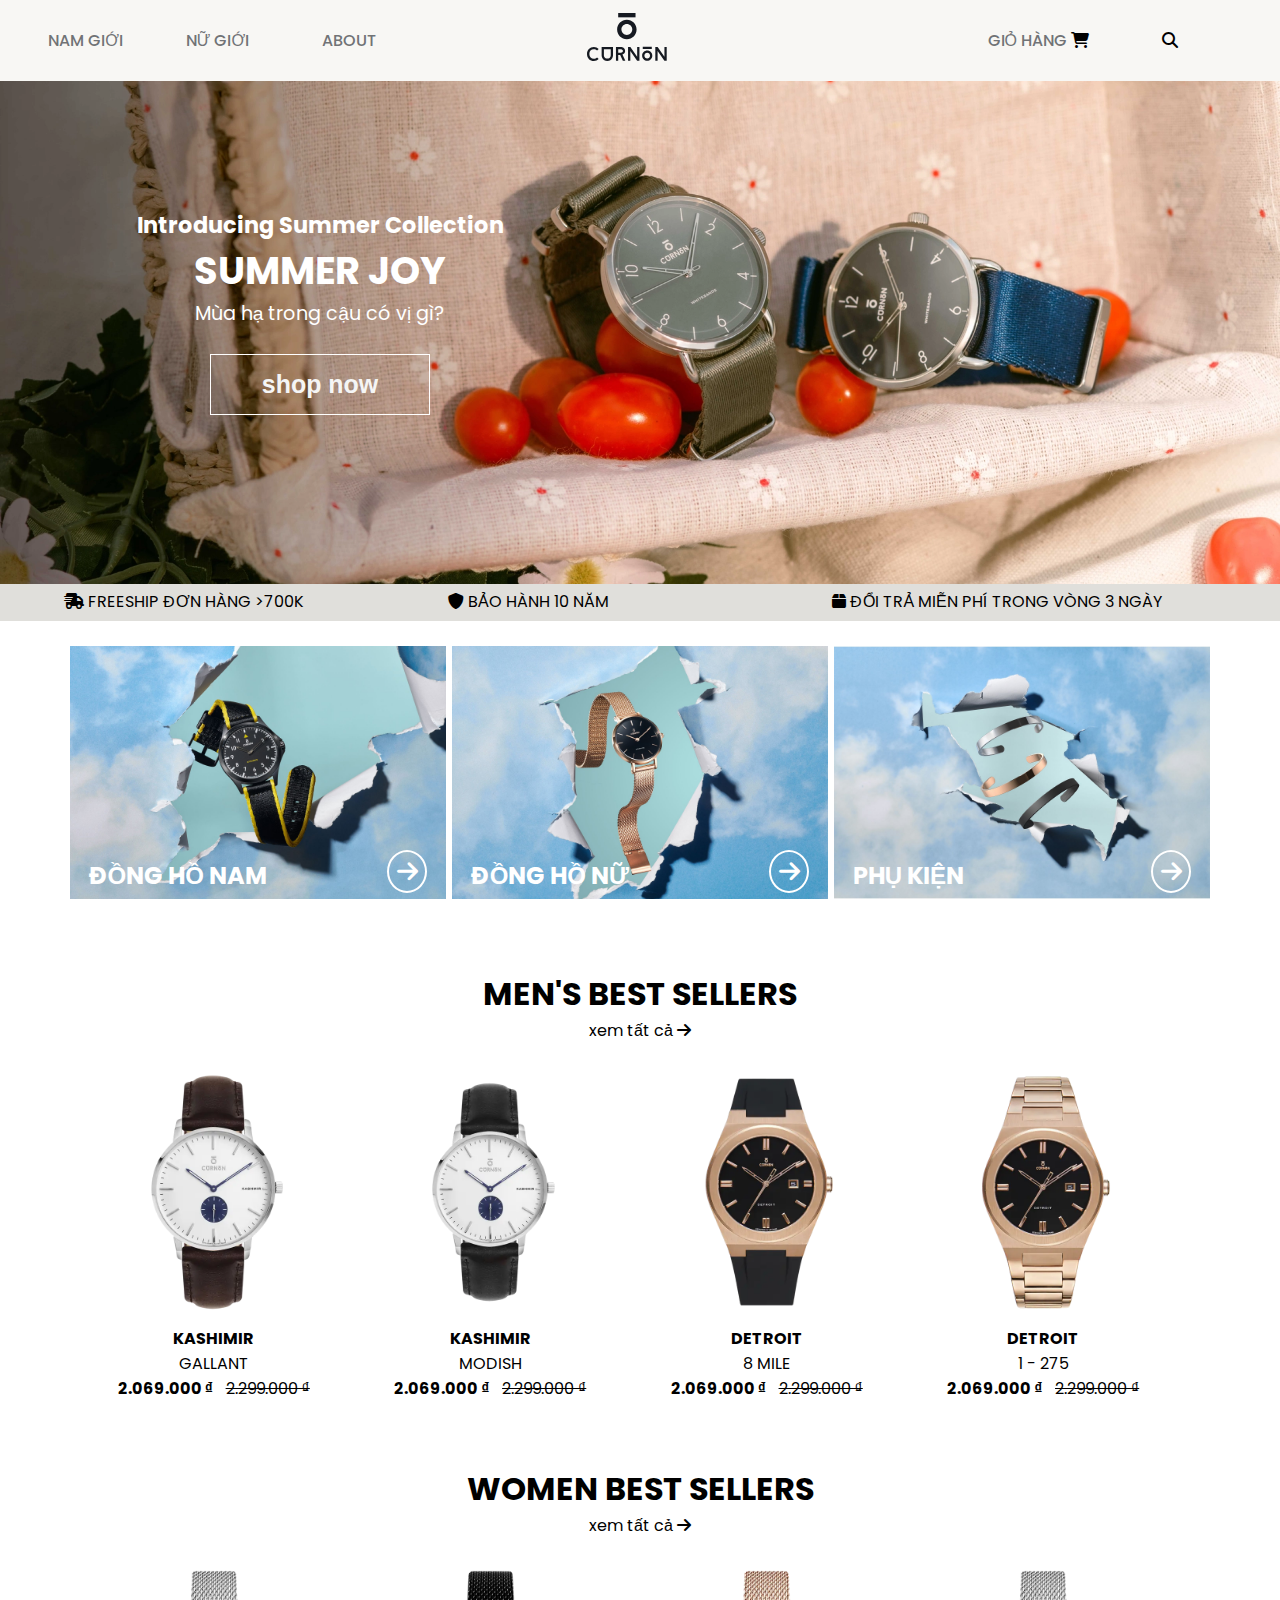
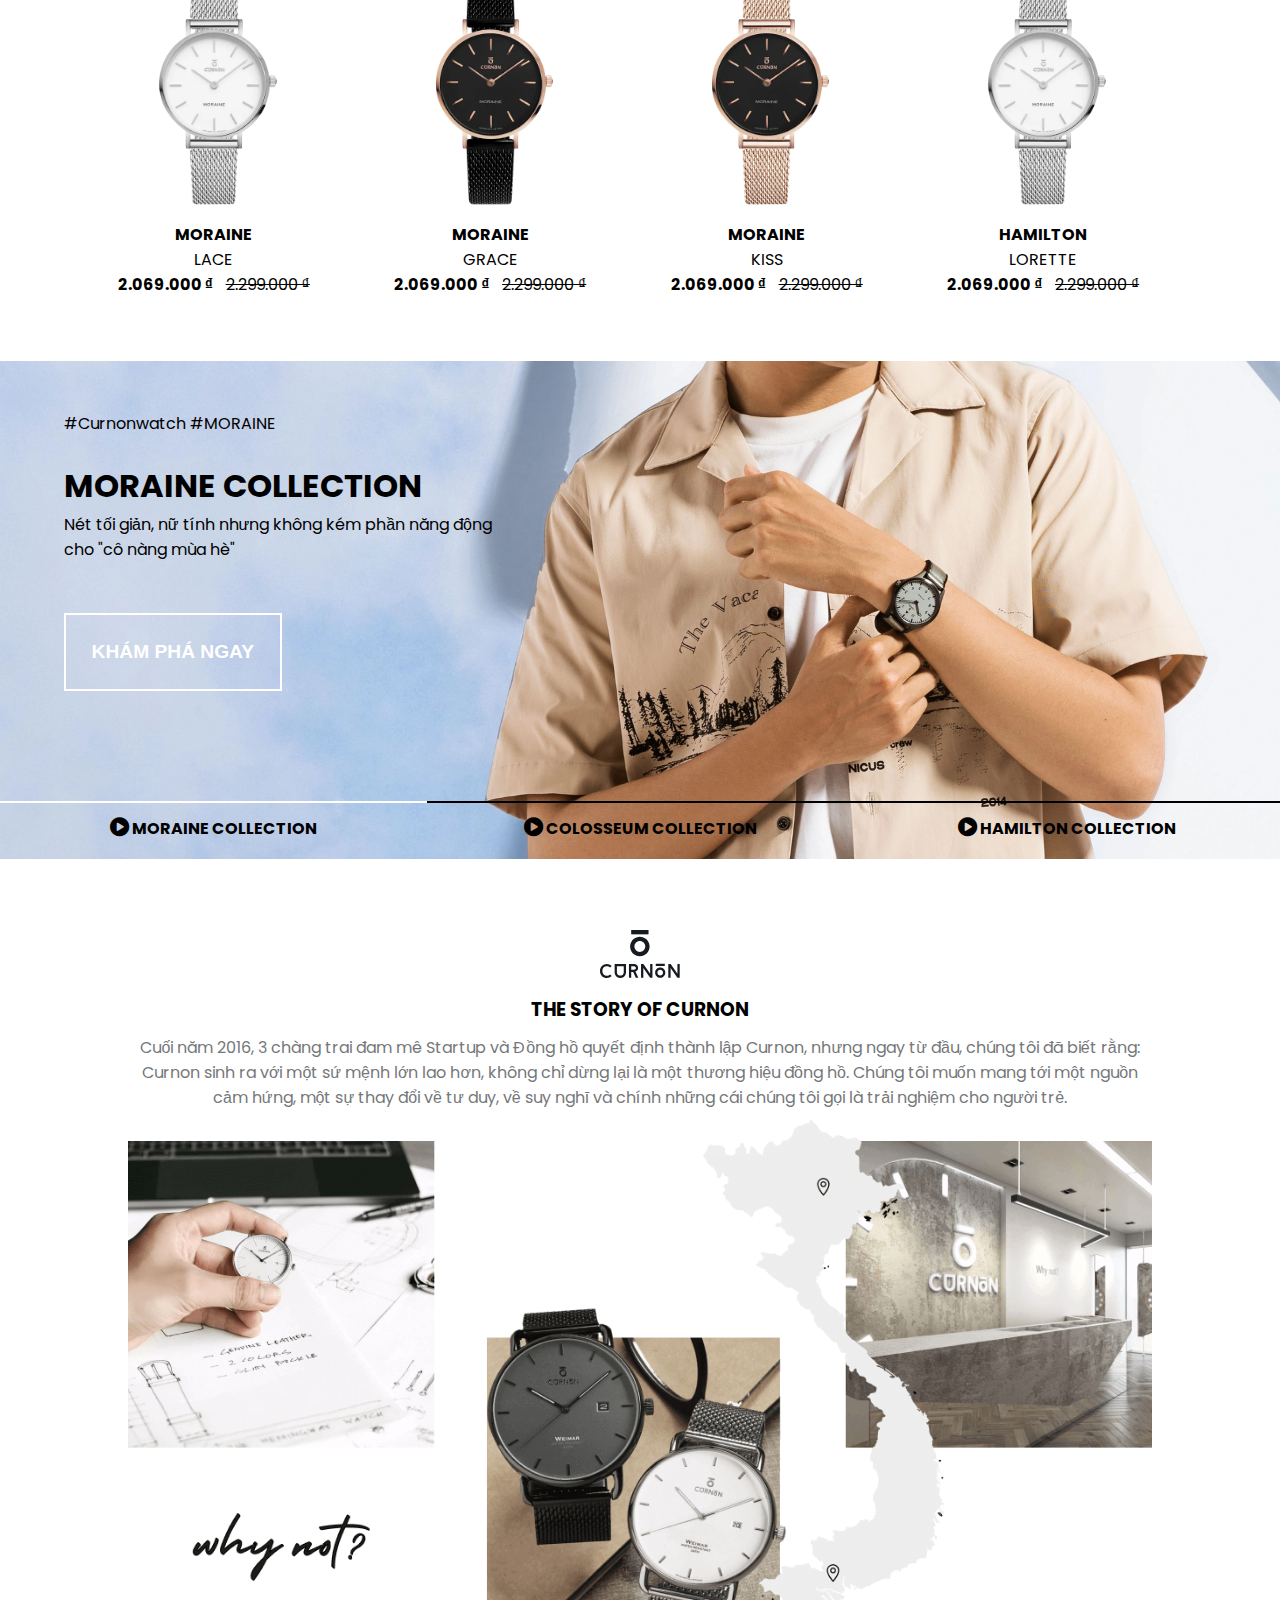
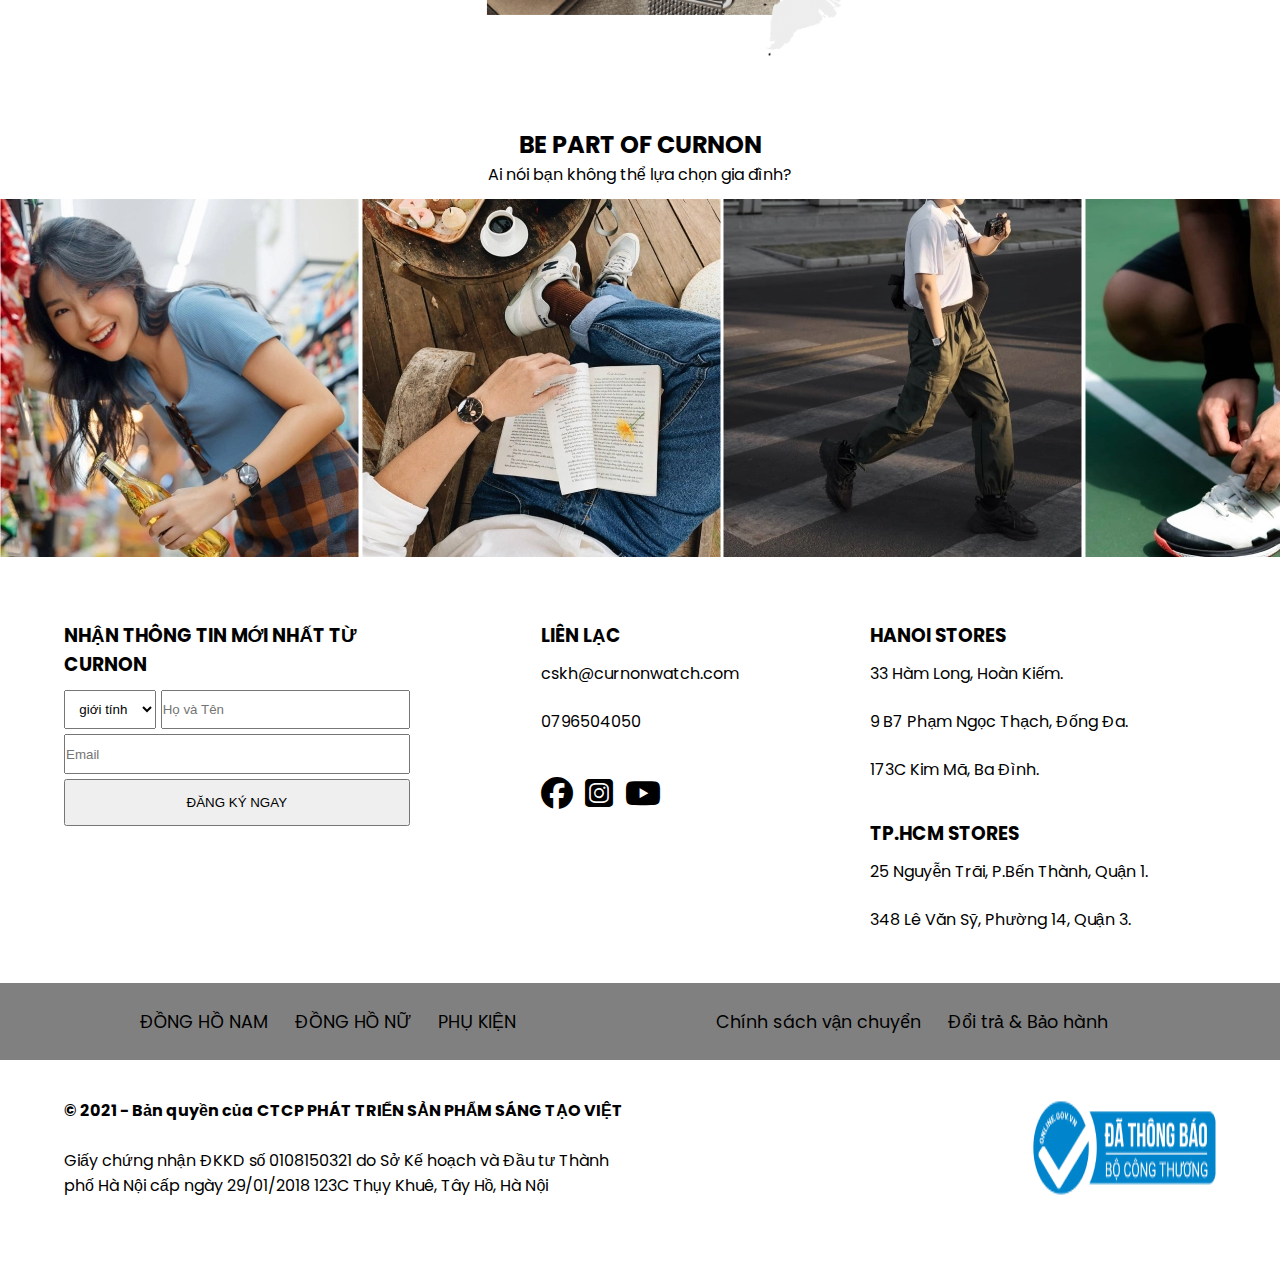
<file: index.html>
<!DOCTYPE html>
<html lang="en">
<head>
    <meta charset="UTF-8">
    <meta http-equiv="X-UA-Compatible" content="IE=edge">
    <meta name="viewport" content="width=device-width, initial-scale=1.0">
    <title>Alan Watch</title>
    <link rel="stylesheet" href="style.css">
    <link rel="stylesheet" href="https://cdnjs.cloudflare.com/ajax/libs/font-awesome/6.3.0/css/all.min.css">
    <link rel="preconnect" href="https://fonts.googleapis.com">
    <link rel="preconnect" href="https://fonts.gstatic.com" crossorigin>
    <link href="https://fonts.googleapis.com/css2?family=Poppins&display=swap" rel="stylesheet">
    <script src="https://code.jquery.com/jquery-3.6.0.min.js"></script>
</head>
<body>
    <header>
        <nav>
            <ul class="menu">
                <li><a href="">nam giới</a>
                <ul class="dropdown">
                    <li><a href="">đồng hồ</a></li>
                    <li><a href="">phụ kiện</a></sli>
                    <li><a href="">quà tặng</a></li>
                </ul>
                </li>
                <li><a href="">nữ giới</a>
                    <ul class="dropdown">
                        <li><a href="">đồng hồ</a></li>
                        <li><a href="">phụ kiện</a></sli>
                        <li><a href="">quà tặng</a></li>
                    </ul>
                </li>
                <li><a href="">about</a></li>
                <li id="logoweb"><img src="img index/logo.cc5d661a.svg" alt=""></li>
                <li><a href="">giỏ hàng <i id="cart__icon" class="fa-sharp fa-solid fa-cart-shopping"></i></a></li>
                <li><i class="fa-solid fa-magnifying-glass"></i></li>
            </ul>
        </nav>
    </header>

    <section>
        <div class="banner__event">
            <img src="img index/banner_web_ngang_3_ce2a4c482f.webp" alt="">
            <div class="banner__event__content">
                <h3>Introducing Summer Collection</h3>
                <h1>SUMMER JOY</h1>
                <p>Mùa hạ trong cậu có vị gì?</p>
                <button>shop now</button>
            </div>
            <div class="banner__event__commit">
                <p><i class="fa-solid fa-truck-fast"></i> FREESHIP ĐƠN HÀNG >700K</p>
                <p><i class="fas fa-shield"></i> BẢO HÀNH 10 NĂM</p>
                <p><i class="fa-solid fa-box"></i> ĐỔI TRẢ MIỄN PHÍ TRONG VÒNG 3 NGÀY</p>
            </div>
        </div>

        <div class="mini">
            <div class="mini__product">
                <img src="img index/mini__product1.jpg" alt="">
                <a href="">đồng hồ nam</a>
                <i class="fa-solid fa-arrow-right"></i>
            </div>
            <div class="mini__product">
                <img src="img index/mini__product2.jpg" alt="">
                <a href="">đồng hồ nữ</a>
                <i class="fa-solid fa-arrow-right"></i>
            </div>
            <div class="mini__product">
                <img src="img index/mini__product3.jpg" alt="">
                <a href="">phụ kiện</a>
                <i class="fa-solid fa-arrow-right"></i>
            </div>
        </div>

        <div class="best-seller">
            <div class="best-seller__tittle">
                <h1>MEN'S BEST SELLERS</h1>
                <a href="">xem tất cả <i class="fa-solid fa-arrow-right"></i></a>
            </div>
            <div class="best-seller__product">
                <div class="best-seller__mini-product">
                    <img src="img watch_nam/product1.webp" alt="">
                    <a class="add-to-cart" href="">thêm vào giỏ hàng</a>
                    <div class="best-seller__mini-product__tittle">
                        <a href="" class="branch">kashimir</a>
                        <a href="" class="product__name">gallant</a>
                        <div class="best-seller__mini-product__price">
                            <a href="" class="price-sale">2.069.000 ₫</a>
                            <a href="" class="price">2.299.000 ₫</a>
                        </div>
                    </div>
                </div>
                <div class="best-seller__mini-product">
                    <img src="img watch_nam/product2.webp" alt="">
                    <a class="add-to-cart" href="">thêm vào giỏ hàng</a>
                    <div class="best-seller__mini-product__tittle">
                        <a href="" class="branch">kashimir</a>
                        <a href="" class="product__name">modish</a>
                        <div class="best-seller__mini-product__price">
                            <a href="" class="price-sale">2.069.000 ₫</a>
                            <a href="" class="price">2.299.000 ₫</a>
                        </div>
                    </div>
                </div>
                <div class="best-seller__mini-product">
                    <img src="img watch_nam/product3.webp" alt="">
                    <a class="add-to-cart" href="">thêm vào giỏ hàng</a>
                    <div class="best-seller__mini-product__tittle">
                        <a href="" class="branch">detroit</a>
                        <a href="" class="product__name">8 mile</a>
                        <div class="best-seller__mini-product__price">
                            <a href="" class="price-sale">2.069.000 ₫</a>
                            <a href="" class="price">2.299.000 ₫</a>
                        </div>
                    </div>
                </div>
                <div class="best-seller__mini-product">
                    <img src="img watch_nam/product4.webp" alt="">
                    <a class="add-to-cart" href="">thêm vào giỏ hàng</a>
                    <div class="best-seller__mini-product__tittle">
                        <a href="" class="branch">detroit</a>
                        <a href="" class="product__name">1 - 275</a>
                        <div class="best-seller__mini-product__price">
                            <a href="" class="price-sale">2.069.000 ₫</a>
                            <a href="" class="price">2.299.000 ₫</a>
                        </div>
                    </div>
                </div>
            </div>
        </div>

        <div class="best-seller">
            <div class="best-seller__tittle">
                <h1>WOMEN BEST SELLERS</h1>
                <a href="">xem tất cả <i class="fa-solid fa-arrow-right"></i></a>
            </div>
            <div class="best-seller__product">
                <div class="best-seller__mini-product">
                    <img src="img watch_nu/product1.webp" alt="">
                    <a class="add-to-cart" href="">thêm vào giỏ hàng</a>
                    <div class="best-seller__mini-product__tittle">
                        <a href="" class="branch">moraine</a>
                        <a href="" class="product__name">lace</a>
                        <div class="best-seller__mini-product__price">
                            <a href="" class="price-sale">2.069.000 ₫</a>
                            <a href="" class="price">2.299.000 ₫</a>
                        </div>
                    </div>
                </div>
                <div class="best-seller__mini-product">
                    <img src="img watch_nu/product2.webp" alt="">
                    <a class="add-to-cart" href="">thêm vào giỏ hàng</a>
                    <div class="best-seller__mini-product__tittle">
                        <a href="" class="branch">moraine</a>
                        <a href="" class="product__name">grace</a>
                        <div class="best-seller__mini-product__price">
                            <a href="" class="price-sale">2.069.000 ₫</a>
                            <a href="" class="price">2.299.000 ₫</a>
                        </div>
                    </div>
                </div>
                <div class="best-seller__mini-product">
                    <img src="img watch_nu/product3.webp" alt="">
                    <a class="add-to-cart" href="">thêm vào giỏ hàng</a>
                    <div class="best-seller__mini-product__tittle">
                        <a href="" class="branch">moraine</a>
                        <a href="" class="product__name">kiss</a>
                        <div class="best-seller__mini-product__price">
                            <a href="" class="price-sale">2.069.000 ₫</a>
                            <a href="" class="price">2.299.000 ₫</a>
                        </div>
                    </div>
                </div>
                <div class="best-seller__mini-product">
                    <img src="img watch_nu/product1.webp" alt="">
                    <a class="add-to-cart" href="">thêm vào giỏ hàng</a>
                    <div class="best-seller__mini-product__tittle">
                        <a href="" class="branch">hamilton</a>
                        <a href="" class="product__name">lorette</a>
                        <div class="best-seller__mini-product__price">
                            <a href="" class="price-sale">2.069.000 ₫</a>
                            <a href="" class="price">2.299.000 ₫</a>
                        </div>
                    </div>
                </div>
            </div>
        </div>

        <div class="collection">
            <img src="img index/banner__collection1.webp" alt="">
            <span>#Curnonwatch #MORAINE</span>
            <h1>MORAINE COLLECTION</h1>
            <p>Nét tối giản, nữ tính nhưng không kém phần năng động cho "cô nàng mùa hè"</p>
            <button>khám phá ngay</button>
            <ul class="collection">
                <li id="collection1"><a><i class="fa-sharp fa-solid fa-circle-play"></i>  MORAINE COLLECTION</a></li>
                <li id="collection2"><a><i class="fa-sharp fa-solid fa-circle-play"></i>  COLOSSEUM COLLECTION</a></li>
                <li id="collection3"><a><i class="fa-sharp fa-solid fa-circle-play"></i>  HAMILTON COLLECTION</a></li>
            </ul>
        </div>

        <div class="story">
            <img src="img index/logo.cc5d661a.svg" alt="">
            <h3>THE STORY OF CURNON</h3>
            <p>Cuối năm 2016, 3 chàng trai đam mê Startup và Đồng hồ quyết định thành lập Curnon, nhưng ngay từ đầu, chúng tôi đã biết rằng: Curnon sinh ra với một sứ mệnh lớn lao hơn, không chỉ dừng lại là một thương hiệu đồng hồ. Chúng tôi muốn mang tới một nguồn cảm hứng, một sự thay đổi về tư duy, về suy nghĩ và chính những cái chúng tôi gọi là trải nghiệm cho người trẻ.</p>
            <img src="img index/storyLarge.b54806b1.png" alt="">
        </div>
    </section>

    <footer>
        <div class="slide__review">
            <h2>BE PART OF CURNON</h2>
            <p>Ai nói bạn không thể lựa chọn gia đình?</p>
            <ul>
                <li><img src="img review/Background-1.webp" alt=""></li>
                <li><img src="img review/Background-2.webp" alt=""></li>
                <li><img src="img review/Background-5.webp" alt=""></li>
                <li><img src="img review/Background-6.webp" alt=""></li>
                <li><img src="img review/Background-7.webp" alt=""></li>
                <li><img src="img review/Background-8.webp" alt=""></li>
                <li><img src="img review/Background-9.webp" alt=""></li>
                <li><img src="img review/Background-10.webp" alt=""></li>
                <li><img src="img review/Background-11.webp" alt=""></li>
                <li><img src="img review/Background-13.webp" alt=""></li>
                <li><img src="img review/Background-14.webp" alt=""></li>
                <li><img src="img review/Background.webp" alt=""></li>
                <li><img src="img review/Background-1.webp" alt=""></li>
                <li><img src="img review/Background-2.webp" alt=""></li>
                <li><img src="img review/Background-5.webp" alt=""></li>
                <li><img src="img review/Background-6.webp" alt=""></li>
                <li><img src="img review/Background-7.webp" alt=""></li>
                <li><img src="img review/Background-8.webp" alt=""></li>
                <li><img src="img review/Background-9.webp" alt=""></li>
                <li><img src="img review/Background-10.webp" alt=""></li>
                <li><img src="img review/Background-11.webp" alt=""></li>
                <li><img src="img review/Background-13.webp" alt=""></li>
                <li><img src="img review/Background-14.webp" alt=""></li>
                <li><img src="img review/Background.webp" alt=""></li>
            </ul>
        </div>

        <div class="shop__info">

            <div class="register">
                <h3>NHẬN THÔNG TIN MỚI NHẤT TỪ CURNON</h3>
                <div class="register__form">
                    <select name="gioitin" id="">
                        <option value="choose"> giới tính</option>
                        <option value="nam">nam</option>
                        <option value="nu">nữ</option>
                    </select>
                    <input class="input__name" placeholder="Họ và Tên" type="text">
                </div>
                <input class="input__mail" placeholder="Email" type="email">
                <button>đăng ký ngay</button>
            </div>

            <div class="contact">
                <h3>LIÊN LẠC</h3>
                <a href="cskh@curnonwatch.com">cskh@curnonwatch.com</a><br>
                <a href="tel:+84796504050">0796504050</a>
                <div class="icon__contact">
                    <a href="fb.com/xzone.info"><i class="fa-brands fa-facebook"></i></a>
                    <a href="instagram.com"><i class="fa-brands fa-square-instagram"></i></a>
                    <a href="youtube.com"><i class="fa-brands fa-youtube"></i></a>
                </div>
            </div>

            <div class="street">
                <h3 class="hanoi">HANOI STORES</h3>
                <p>33 Hàm Long, Hoàn Kiếm.</p>
                <p>9 B7 Phạm Ngọc Thạch, Đống Đa.</p>
                <p>173C Kim Mã, Ba Đình.</p>
                <br>
                <h3 class="hcm">TP.HCM STORES</h3>
                <p>25 Nguyễn Trãi, P.Bến Thành, Quận 1.</p>
                <p>348 Lê Văn Sỹ, Phường 14, Quận 3.</p>
            </div>
        </div>

        <div class="policy">
            <div class="policy__product">
                <a href="">ĐỒNG HỒ NAM</a>
                <a href="">ĐỒNG HỒ NỮ</a>
                <a href="">PHỤ KIỆN</a>
            </div>
            <div class="policy__services">
                <a href="">Chính sách vận chuyển</a>
                <!-- <p>|</p> -->
                <a href="">Đổi trả & Bảo hành</a>
            </div>
        </div>

        <div class="license">
            <div class="license__text">
                <h4>© 2021 - Bản quyền của CTCP PHÁT TRIỂN SẢN PHẨM SÁNG TẠO VIỆT</h4><br>
                <p>Giấy chứng nhận ĐKKD số 0108150321 do Sở Kế hoạch và Đầu tư Thành phố Hà Nội cấp ngày 29/01/2018 123C Thụy Khuê, Tây Hồ, Hà Nội</p>
            </div>
            <img src="img index/license.png" alt="">
        </div>
    </footer>

    <script src="js/index.js"></script>
</body>
</html>
</file>
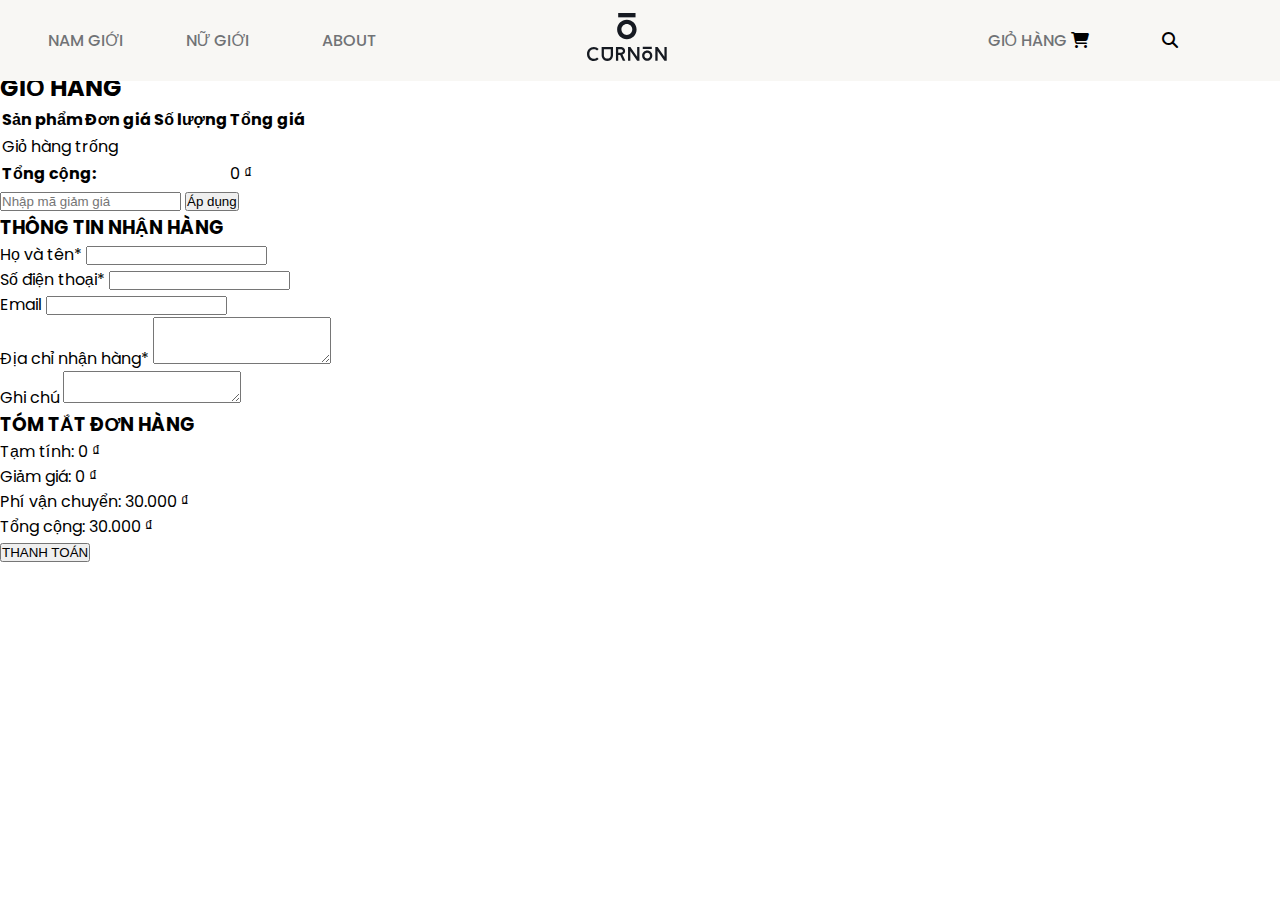
<file: order.html>
<!DOCTYPE html>
<html lang="en">
<head>
    <meta charset="UTF-8">
    <meta http-equiv="X-UA-Compatible" content="IE=edge">
    <meta name="viewport" content="width=device-width, initial-scale=1.0">
    <title>Alan Watch</title>
    <link rel="stylesheet" href="style.css">
    <link rel="stylesheet" href="https://cdnjs.cloudflare.com/ajax/libs/font-awesome/6.3.0/css/all.min.css">
    <link rel="preconnect" href="https://fonts.googleapis.com">
    <link rel="preconnect" href="https://fonts.gstatic.com" crossorigin>
    <link href="https://fonts.googleapis.com/css2?family=Poppins&display=swap" rel="stylesheet">
    <script src="https://code.jquery.com/jquery-3.6.0.min.js"></script>
    <script src="js/index.js"></script>
    <script src="js/cart.js"></script>
    <script src="js/coupon.js"></script>
</head>
<body>
    <header>
        <nav>
            <ul class="menu">
                <li><a href="">nam giới</a>
                <ul class="dropdown">
                    <li><a href="">đồng hồ</a></li>
                    <li><a href="">phụ kiện</a></sli>
                    <li><a href="">quà tặng</a></li>
                </ul>
                </li>
                <li><a href="">nữ giới</a>
                    <ul class="dropdown">
                        <li><a href="">đồng hồ</a></li>
                        <li><a href="">phụ kiện</a></sli>
                        <li><a href="">quà tặng</a></li>
                    </ul>
                </li>
                <li><a href="">about</a></li>
                <li id="logoweb"><img src="img index/logo.cc5d661a.svg" alt=""></li>
                <li><a href="order.html">giỏ hàng <i id="cart__icon" class="fa-sharp fa-solid fa-cart-shopping"></i></a></li>
                <li><i class="fa-solid fa-magnifying-glass"></i></li>
            </ul>
        </nav>
    </header>

    <section class="order_store">
    <h2>GIỎ HÀNG</h2>
    <table class="store">
        <thead> 
            <tr>
                <th>Sản phẩm</th>
                <th>Đơn giá</th>
                <th>Số lượng</th>
                <th>Tổng giá</th>
            </tr>
        </thead>
        <tbody id="cart-body"> 
        </tbody>
        <tfoot> 
            <tr>
                <td colspan="3"><strong>Tổng cộng:</strong></td>
                <td id="products-total">0 ₫</td>
            </tr>
        </tfoot>
    </table>

    <div class="coupon-section">
        <input type="text" id="coupon-code" placeholder="Nhập mã giảm giá">
        <button id="apply-coupon">Áp dụng</button>
        <span id="coupon-message"></span>
    </div>

       <div class="checkout-container">
        <!-- Form thông tin nhận hàng -->
        <div class="delivery-info">
            <h3>THÔNG TIN NHẬN HÀNG</h3>
            <form id="delivery-form">
                <div class="form-group">
                    <label for="fullname">Họ và tên*</label>
                    <input type="text" id="fullname" name="fullname" required>
                </div>
                
                <div class="form-group">
                    <label for="phone">Số điện thoại*</label>
                    <input type="tel" id="phone" name="phone" required>
                </div>
                
                <div class="form-group">
                    <label for="email">Email</label>
                    <input type="email" id="email" name="email">
                </div>
                
                <div class="form-group">
                    <label for="address">Địa chỉ nhận hàng*</label>
                    <textarea id="address" name="address" rows="3" required></textarea>
                </div>
                
                <div class="form-group">
                    <label for="note">Ghi chú</label>
                    <textarea id="note" name="note" rows="2"></textarea>
                </div>
            </form>
        </div>

    <div class="order-summary">
        <h3>TÓM TẮT ĐƠN HÀNG</h3>
        <div class="summary-row">
            <span>Tạm tính:</span>
            <span id="subtotal-amount">0 ₫</span>
        </div>
        <div class="summary-row">
            <span>Giảm giá:</span>
            <span id="discount-amount">0 ₫</span>
        </div>
        <div class="summary-row">
            <span>Phí vận chuyển:</span>
            <span id="shipping-fee">30.000 ₫</span>
        </div>
        <div class="summary-row total">
            <span>Tổng cộng:</span>
            <span id="total-amount">0 ₫</span>
        </div>
        <button id="checkout-btn" class="checkout-btn">THANH TOÁN</button>
    </div>
</section>

</body>
</html>
</file>
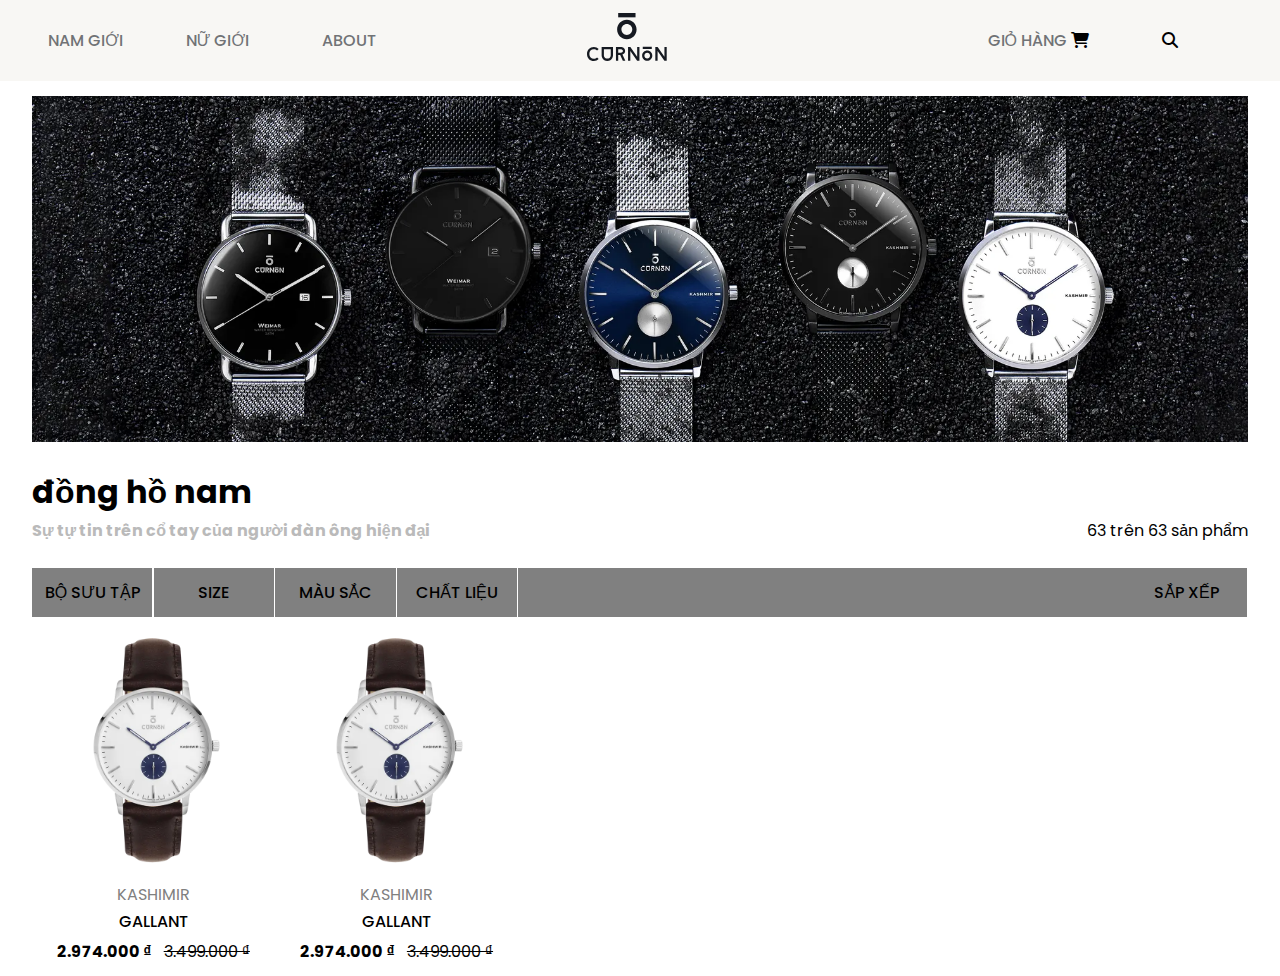
<file: watchmale.html>
<!DOCTYPE html>
<html lang="en">
<head>
    <meta charset="UTF-8">
    <meta http-equiv="X-UA-Compatible" content="IE=edge">
    <meta name="viewport" content="width=device-width, initial-scale=1.0">
    <title>Document</title>
    <link rel="stylesheet" href="style.css">
    <link rel="stylesheet" href="https://cdnjs.cloudflare.com/ajax/libs/font-awesome/6.3.0/css/all.min.css">
    <link rel="preconnect" href="https://fonts.googleapis.com">
    <link rel="preconnect" href="https://fonts.gstatic.com" crossorigin>
    <link href="https://fonts.googleapis.com/css2?family=Poppins&display=swap" rel="stylesheet">
    <script src="https://code.jquery.com/jquery-3.6.0.min.js"></script>
</head>
<body>
    <header>
        <nav>
            <ul class="menu">
                <li><a href="">nam giới</a>
                <ul class="dropdown">
                    <li><a href="">đồng hồ</a></li>
                    <li><a href="">phụ kiện</a></sli>
                    <li><a href="">quà tặng</a></li>
                </ul>
                </li>
                <li><a href="">nữ giới</a>
                    <ul class="dropdown">
                        <li><a href="">đồng hồ</a></li>
                        <li><a href="">phụ kiện</a></sli>
                        <li><a href="">quà tặng</a></li>
                    </ul>
                </li>
                <li><a href="">about</a></li>
                <li id="logoweb"><img src="img index/logo.cc5d661a.svg" alt=""></li>
                <li><a href="">giỏ hàng <i id="cart__icon" class="fa-sharp fa-solid fa-cart-shopping"></i></a></li>
                <li><i class="fa-solid fa-magnifying-glass"></i></li>
            </ul>
        </nav>
    </header>

    <section>
        <img id="collection__male" src="img watch_nam/collection_nam.webp" alt="">

        <div class="product">

            <h1>đồng hồ nam</h1>

            <div class="product__text">
                <p>Sự tự tin trên cổ tay của người đàn ông hiện đại</p>
                <p>63 trên 63 sản phẩm</p>
            </div>

            <ul class="product__board">
                <li><a href="">bộ sưu tập</a></li>
                <li><a href="">size</a></li>
                <li><a href="">màu sắc</a></li>
                <li><a href="">chất liệu</a></li>
                <li><a href="">sắp xếp</a></li>
            </ul>

            <div class="product__product">
                <div class="product__product__mini">
                    <img src="img watch_nam/product1.webp" alt="">
                    <a href="" class="add__to__cart">thêm vào giỏ hàng</a>
                    <p class="product__branch">kashimir</p>
                    <p class="product__name">gallant</p>
                    <div class="product__product__mini__price">
                        <p class="product__price">2.974.000 ₫</p>
                        <p class="product__price__sale">3.499.000 ₫</p>
                    </div>
                </div>
                <div class="product__product__mini">
                    <img src="img watch_nam/product1.webp" alt="">
                    <a href="" class="add__to__cart">thêm vào giỏ hàng</a>
                    <p class="product__branch">kashimir</p>
                    <p class="product__name">gallant</p>
                    <div class="product__product__mini__price">
                        <p class="product__price">2.974.000 ₫</p>
                        <p class="product__price__sale">3.499.000 ₫</p>
                    </div>
                </div>
                
            </div>
        </div>
    </section>
</body>
</html>
</file>
<file: style.css>
*{
    margin: 0;
    padding: 0;
    list-style: none;
}

body{
    margin: 0 auto;
    display: block;
    width: 100%;
    /* overflow: hidden; */
    font-family: 'Poppins', sans-serif;
    box-sizing: border-box;
}

a{
    text-decoration: none;
    color: black;
}

header{
    /* background-color: red; */
    background-color: rgb(248,247,244);
    width: 100%;
    position: fixed;
    z-index: 999;
}

section{
    padding-top: 5.5%;
}

footer{
    margin-top: 5%;
}

#ak{
    background-color: yellow;
}

nav{
    /* background-color: red; */
    width: 95%;
    display: block;
    margin: 0 auto;
    padding-top: 1%;
    padding-bottom: 1%;
}

ul.menu{
    width: 100%;
    /* background-color: yellow; */
    display: flex;
    align-items: center;
}

ul.menu li{
    margin-right: 2%;
    width: 9%;
    height: 100%;
    display: block;
    text-align: center;
}

ul.menu li a{
    color: rgb(113,115,118);
    text-transform: uppercase;
    font-weight: 500;
}

#logo__shop{
    font-size: 10%;
}

#logoweb{
    margin-right: 25%;
    margin-left: 12%;
}

#cart__icon{
    color: black;
}

/* dropdown */
ul.menu li{
    position: relative;
}

ul.dropdown{
    position: absolute;
    background-color: rgb(248,247,244);
    /* background-color: red; */
    width: 100%;
    left: 0;
    /* top: 275%; */
    padding-top: 25%;
    display: none;
    /* background-color: red; */
}

ul.menu li:hover ul.dropdown{
    display: block;
}

ul.dropdown li{
    border-bottom: 1px solid black;
    width: 100%;
    padding-bottom: 10%;
    padding-top: 10%;
}

ul.dropdown li:last-child{
    border-bottom: none;
}

ul.dropdown li:hover{
    background-color: rgb(218, 215, 215);
}

/* content */

div.banner__event{
    position: relative;
}

div.banner__event img{
    width: 100%;
    height: 100%;
}

div.banner__event__content{
    position: absolute;
    top: 25%;
    left: 5%;
    width: 100%;
    font-size: 120%;
    color: white;
    /* background-color: red; */
    width: 40%;
    text-align: center;
    padding-bottom: 2%;
}

div.banner__event__content h1{
    font-weight: 700;
}

div.banner__event__content button{
    padding: 3% 10%;
    margin-top: 5%;
    background-color: transparent;
    border: 1px solid white;
    font-weight: 700;
    font-size: 130%;
    color: whitesmoke;
    transition: background-color 0.5s ease, color 0.5s ease;
    cursor: pointer;
}

div.banner__event__content button:hover{
    background-color: white;
    color: black;
}

div.banner__event__commit{
    display: flex;
    background-color: rgb(224, 223, 219);
    margin-top: -0.6%;
    padding-bottom: 0.5%;
    padding-top: 0.5%;
    justify-content: center;
}

div.banner__event__commit p{
    width: 30%;
}

div.mini{
    width: 90%;
    display: flex;
    margin: 0 auto;
    margin-top: 2%;
}

div.mini__product{
    width: 34%;
    margin-right: 0.5%;
    position: relative;
}

div.mini__product img{
    width: 100%;
}

div.mini__product a{
    position: absolute;
    bottom: 5%;
    left: 5%;
    font-weight: 700;
    color: white;
    text-transform: uppercase;
    font-size: 150%;
}

div.mini__product i{
    font-size: 150%;
    position: absolute;
    bottom: 5%;
    right: 5%;
    padding: 2%;
    border-radius: 50%;
    color: white;
    /* background-color: red; */
    border: 2px solid white;
    transition: background-color 0.3s ease, color 0.3s ease;
}

div.mini__product:first-child{
    margin-left: 0.5%;
}

div.best-seller{
    width: 90%;
    margin: 0 auto;
    text-align: center;
    margin-top: 5%;
}

div.best-seller__tittle{
    margin-bottom: 2%;
}

div.best-seller__product{
    width: 100%;
    display: flex;
    justify-content: center;
}

div.best-seller__mini-product{
    width: 22%;
    position: relative;
    margin-right: 2%;
    display: inline-block;
    transition: 0.3s ease;
}

div.best-seller__mini-product:hover{
    box-shadow: 0 0 20px rgba(0, 0, 0, 0.4);
    /* transform: scale(1.2); */
}

div.best-seller__mini-product img{
    width: 100%;
}

a.add-to-cart{
    position: absolute;
    top: 50%;
    left: 0%;
    width: 100%;
    padding: 3% 0%;
    background-color: rgb(236,235,234);
    font-weight: 700;
    text-transform: uppercase;
    display: none;
    transition: 0.3s ease;
}

a.add-to-cart:hover{
    background-color: black;
    color: white;
}

div.best-seller__mini-product:hover a.add-to-cart{
    display: block;
}

div.best-seller__mini-product__tittle{
    display: flex;
    flex-direction: column;
    /* background-color:blue; */
}

div.best-seller__mini-product__price{
    display: flex;
    justify-content: center;
}

a.price-sale{
    margin-right: 5%;
    font-weight: bold;
}

a.price{
    text-decoration: line-through;
}

a.branch{
    font-weight: bold;
    text-transform: uppercase;
}

a.product__name{
    text-transform: uppercase;
}

div.collection{
    margin-top: 5%;
    position: relative;
    transition: all 0.5s ease-out;
}

div.collection img{
    width: 100%;
}

div.collection span{
    position: absolute;
    top: 10%;
    left: 5%;
}

div.collection h1{
    position: absolute;
    top: 20%;
    left: 5%;
}

div.collection p{
    position: absolute;
    top: 30%;
    left: 5%;
    width: 35%;
    /* background-color: red; */
}

div.collection button{
    position: absolute;
    top: 50%;
    left: 5%;
    padding: 2% 2%;
    background-color: transparent;
    border: 2px solid white;
    color: white;
    text-transform: uppercase;
    font-weight: 700;
    font-size: 120%;
    transition: 0.3s ease;
}

div.collection button:hover{
    background-color: white;
    color: black;
}

ul.collection{
    position: absolute;
    bottom: 5%;
    display: flex;
    width: 100%;
}

ul.collection li{
    /* background-color: red; */
    width: 100%;
    border-top: 2px solid black;
    padding-top: 1%;
    text-align: center;
    cursor: pointer;
}

ul.collection li i{
    font-size: 120%;
}

ul.collection li a{
    font-weight: 700;
}

ul.collection li:first-child{
    border-top: 2px solid white;
}

div.story{
    width: 80%;
    margin: 0 auto;
    text-align: center;
    margin-top: 5%;
}

div.story img:last-child{
    width: 100%;
}

div.story h3{
    margin-bottom: 1%;
    margin-top: 1%;
}

div.story p{
    margin-bottom: 1%;
    color: rgb(117,120,122);
}

div.slide__review{
    width: 100%;
    /* margin-top: 5%; */
    text-align: center;
    overflow: hidden;
}

div.slide__review img{
    /* width: 100%; */
}

div.slide__review p{
    margin-bottom: 1%;
}

div.slide__review ul{
    display: flex;
    max-width: max-content;
    animation: runslide 100s linear infinite;
    /* animation-direction: alternate; */
}

div.slide__review ul li{
    margin-right: 0.2%;
    width: 100%;
    display: flex;
    justify-content: start;
}   

@keyframes runslide{
    from{
        transform: translateX(0);
    }
    to{
        transform: translateX(calc(-100% * 12));
    }
}

div.shop__info{
    display: flex;
    width: 90%;
    margin: 0 auto;
    justify-content: space-between;
    margin-top: 5%;
}

div.register{
    width: 30%;
}

div.register__form{
    display: flex;
    width: 100%;
}

input.input__name{
    width: 100%;
}

input.input__mail{
    width: 99%;
    padding: 3% 0%;
    margin-top: 5px;
}

div.register select{
    padding: 3%;
    margin-right: 5px;
}

div.register button{
    padding: 4%;
    margin-top: 5px;
    width: 100%;
    text-transform: uppercase;
}

div.register h3{
    margin-bottom: 3%;
}

div.street{
    width: 20%;
}

div.contact a{
    line-height: 300%;
}

div.icon__contact{
    width: 100%;
}

div.icon__contact a{
    font-size: 200%;
    margin-right: 4%;
}

div.street{
    width: 30%;
    /* line-height: 300%; */
}

div.street p{
    line-height: 300%;
}

div.policy{
    width: 100%;
    display: flex;
    background-color: gray;
    justify-content: space-between;
    padding: 2% 0%;
    margin-top: 3%;
}

div.policy__product{
    flex: 1;
    margin-left: 10%;
}

div.policy__product a{
    font-size: 110%;
    width: 100%;
}


div.policy__services{
    flex: 1;
}

div.policy__services a{
    font-size: 110%;
}

div.policy a{
    padding: 2%;
}

div.policy a:hover{
    background-color: rgb(208, 206, 206);
    border-radius: 10%;
}

div.license{
    width: 90%;
    margin: 0 auto;
    display: flex;
    justify-content: space-between;
    margin-top: 3%;
    margin-bottom: 5%;
}

div.license__text{
    width: 50%;
}

#collection__male{
    width: 95%;
    margin: 0 auto;
    display: block;
    margin-top: 2%;
    margin-bottom: 2%;
}

div.product{
    width: 95%;
    display: block;
    margin: 0 auto;
}

div.male__product h1{
    text-transform: uppercase;
}

div.product__text{
    display: flex;
    justify-content: space-between;
    margin-top: 0.2%;
    margin-bottom: 2%;
}

div.product__text p:first-child{
    color: rgb(186, 186, 186);
    font-weight: bold;
}

ul.product__board{
    display: flex;
    width: 100%;
}

ul.product__board li{
    /* margin-right: 3%; */
    margin-right: 0.1%;
    text-align: center;
    width: 10%; 
    background-color: grey;
    padding: 1% 0%;
    text-transform: uppercase;
    font-weight: 500;
}

ul.product__board li:last-child{
    padding-left: 50%;
}

div.product__product{
    width: 100%;
    display: flex;
    flex-wrap: wrap;
}

div.product__product__mini{
    width: 20%;
    position: relative;
    text-align: center;
    margin: 1% 0%;
}

div.product__product img{
    width: 100%;
}

a.add__to__cart{
    position: absolute;
    top: 60%;
    left: 50%;
    transform: translate(-50% , -50%);
    background-color: gray;
    padding: 5% 0%;
    width: 100%;
    text-transform: uppercase;
    font-weight: 700;
    display: none;
    transition: 0.5s ease;
}

a.add__to__cart:hover{
    background-color: black;
    color: white;
}

div.product__product__mini:hover a.add__to__cart{
    display: block;
}

div.product__product__mini__price{
    display: flex;
    justify-content: center;
    width: 100%;
}

div.product__product__mini__price p:first-child{
    margin-right: 5%;
    font-weight: bold;
}

p.product__branch{
    text-transform: uppercase;
    margin: 1% 0%;
    color: gray;
}

p.product__name{
    margin-bottom: 2%;
    text-transform: uppercase;
    font-weight: 500;
}

div.product__product__mini__price p:last-child{
    text-decoration: line-through;
}

div.product__product__mini:hover{
    box-shadow: 0 0 20px rgba(0, 0, 0, 0.4);
}

@media only screen and (max-width: 1023px){
    
}

@media only screen and (max-width:770px){

}
</file>
